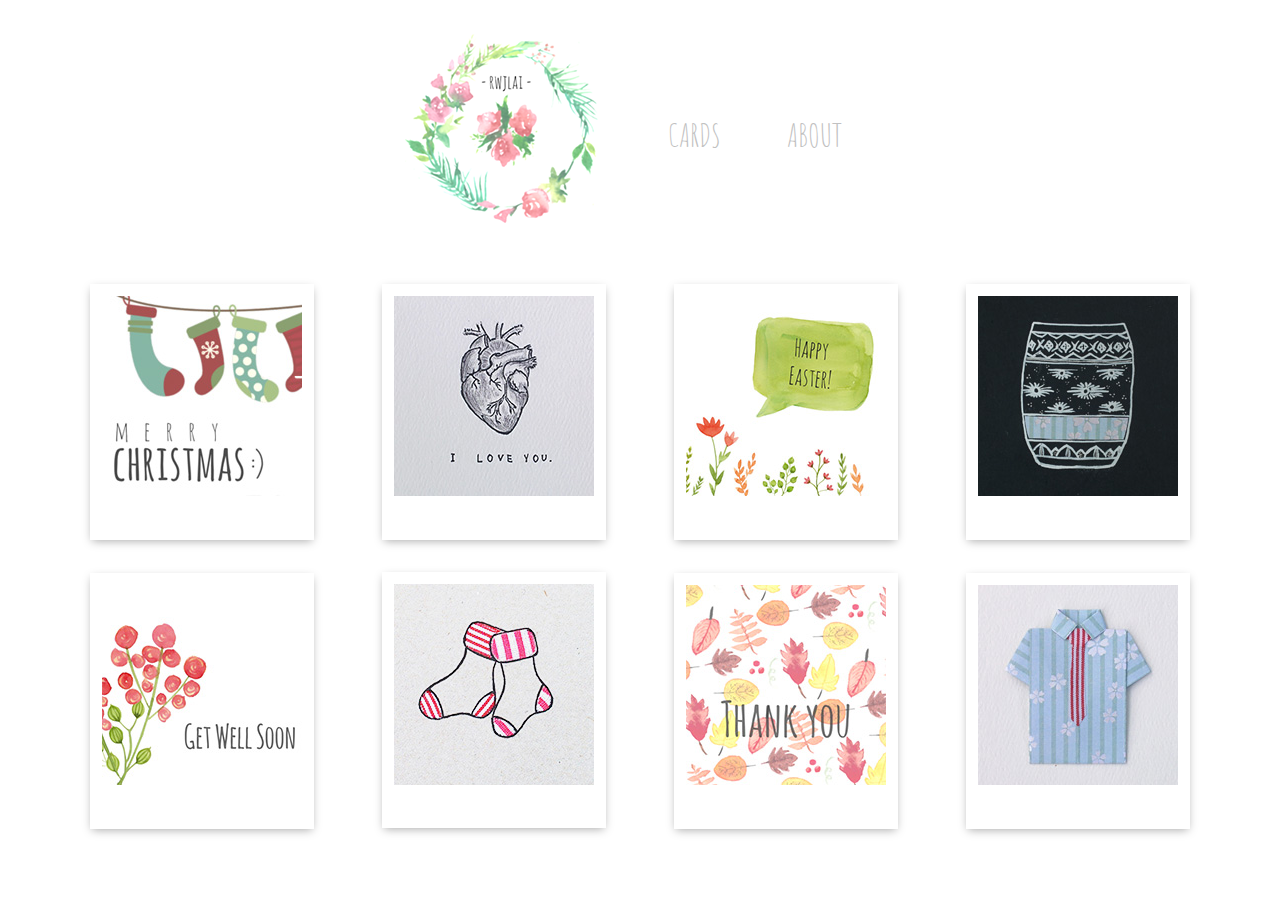
<file: index.html>
<!doctype html>
<html>
<head>
<meta charset="utf-8">
<title>Cards</title>
<link rel="icon" type="image/x-icon" href="http://zzha302.github.io/cards/favicon.ico" />
<link href='site.css' rel='stylesheet' type='text/css'>
<link rel="stylesheet" href="lightbox/css/lightbox.css">
<link href='https://fonts.googleapis.com/css?family=Roboto:400,300' rel='stylesheet' type='text/css'>
<link href='https://fonts.googleapis.com/css?family=Amatic+SC' rel='stylesheet' type='text/css'>
</head>

<body><div id='wrapper'>
<div id="header">
<div id="logo"><a href="/"><img src="img/rwjlai.png" width="200px" height="200px"></a><h1>rwjlai</h1></div>
<ul id="nav">
<li><a href="/"><h2>CARDS</h2></a></li>
<li><a href="/about"><h2>ABOUT</h2></a></li>
</ul>
</div>

<div class="clear"/>

<ul class="cards fadein">
<a href="img/card/xmas.png" data-lightbox="xmas"><li><img class="cardart" src="img/preview/xmas.jpg"/></li></a>
<a href="img/card/heart.jpg" data-lightbox="xmas"><li><img class="cardart" src="img/preview/heart.jpg"/></li></a>
<a href="img/card/easter.png" data-lightbox="easter"><li><img class="cardart" src="img/preview/easter.jpg"/></li></a>
<a href="img/card/mother.jpg" data-lightbox="mother"><li><img class="cardart" src="img/preview/mother.jpg"/></li></a>
<a href="img/card/sick.png" data-lightbox="sick"><li><img class="cardart" src="img/preview/sick.jpg"/></li></a>
<a href="img/card/bday.jpg" data-lightbox="bday"><li><img class="cardart" src="img/preview/bday.jpg"/></li></a>
<a href="img/card/thankyou.png" data-lightbox="thankyou"><li><img class="cardart" src="img/preview/thankyou.jpg"/></li></a>
<a href="img/card/father.jpg" data-lightbox="father"><li><img class="cardart" src="img/preview/father.jpg"/></li></a>
</ul>

<script src="lightbox/js/lightbox-plus-jquery.min.js"></script>
<script>
    lightbox.option({
    fadeDuration: 100,
    showImageNumberLabel: false,
    })
</script>
</div></body>
</html>
</file>
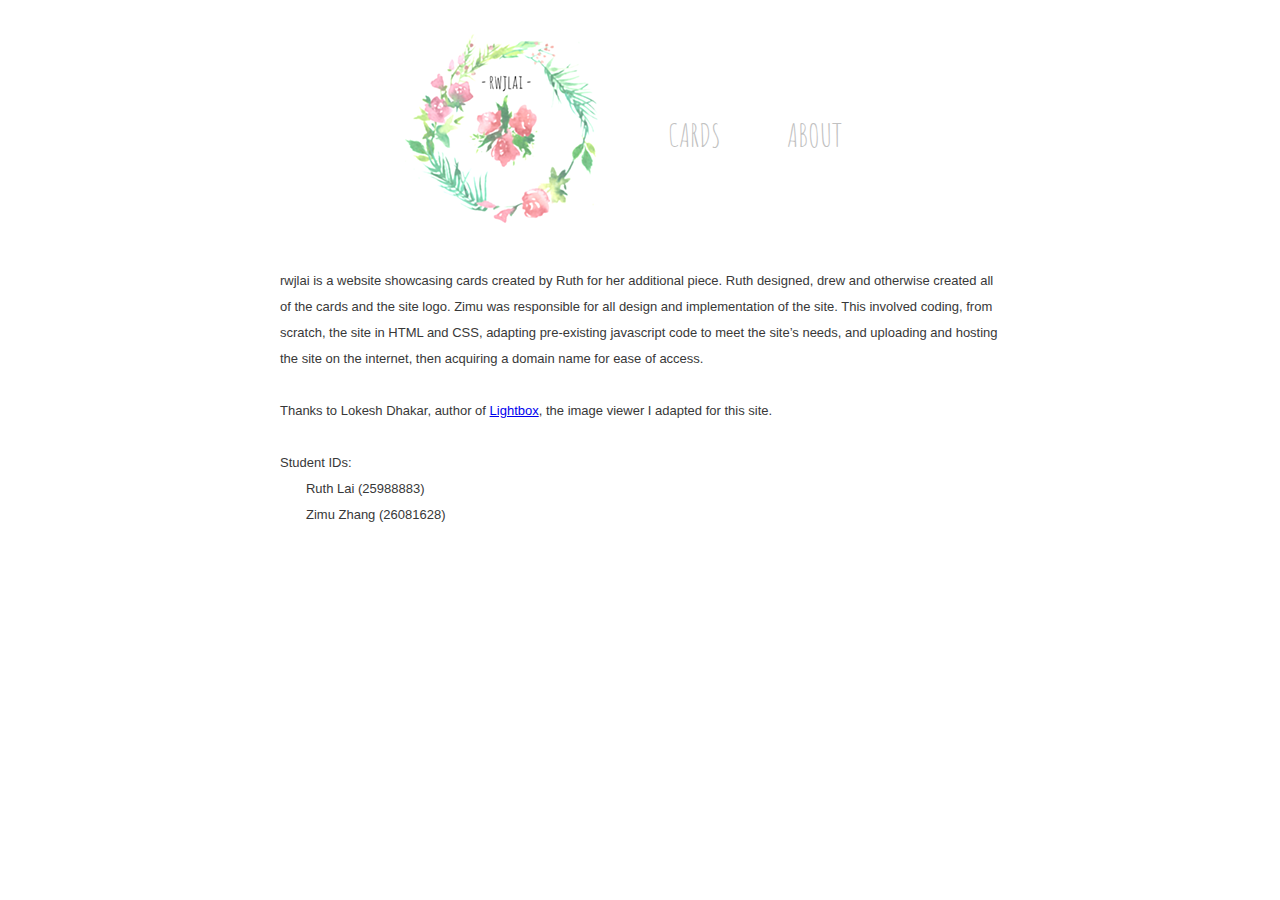
<file: about.html>
<!doctype html>
<html>
<head>
<meta charset="utf-8">
<title>About</title>
<link rel="icon" type="image/x-icon" href="http://zzha302.github.io/cards/favicon.ico" />
<link href='site.css' rel='stylesheet' type='text/css'>
<link href='https://fonts.googleapis.com/css?family=Roboto:400,300' rel='stylesheet' type='text/css'>
<link href='https://fonts.googleapis.com/css?family=Amatic+SC' rel='stylesheet' type='text/css'>
</head>

<body><div id='wrapper'>
<div id="header">
<div id="logo"><a href="/"><img src="img/rwjlai.png" width="200px" height="200px"></a><h1>rwjlai</h1></div>
<ul id="nav">
<li><a href="/"><h2>CARDS</h2></a></li>
<li><a href="/about"><h2>ABOUT</h2></a></li>
</ul>
</div>

<div class="clear"/>

<p class="fadein">rwjlai is a website showcasing cards created by Ruth for her additional piece. Ruth designed, drew and otherwise created all of the cards and the site logo. Zimu was responsible for all design and implementation of the site. This involved coding, from scratch, the site in HTML and CSS, adapting pre-existing javascript code to meet the site’s needs, and uploading and hosting the site on the internet, then acquiring a domain name for ease of access. <br><br>
Thanks to Lokesh Dhakar, author of <a href="http://lokeshdhakar.com/projects/lightbox2/">Lightbox</a>, the image viewer I adapted for this site.

<br><br>
Student IDs:<br>
	&emsp;&emsp;Ruth Lai (25988883)<br>
	&emsp;&emsp;Zimu Zhang (26081628)
</p>
</div></body>
</html>
</file>
<file: site.css>
@charset "utf-8";
/* CSS Document */
#wrapper {
	margin: auto;
	width: 70%;
	min-width: 720px;
}

#header {
    margin-left: auto;
    margin-right: auto;
    width: 440px;
	text-align: center;
	margin-top: 32px;
}

#logo {
	margin: 0 auto;
	margin-left: -15px;	
	float: left;
	padding-bottom: 32px;
}

h1 {display: none;}

#nav {
	list-style-type: none;
	display: inline;
	margin: 0 auto;
	padding: 0;
}

#nav li {
	float: left; 
	margin-top: 55px;
}

#nav a {
	width: 60px;
	margin-left: 60px;
	display: block;
	text-decoration: none;
}

#nav h2 {
	text-align: center;
	font-family: "Amatic SC", sans-serif;
	font-weight: 300;
	font-size: 32px;
	color: #c1c1c1;
}

#nav h2:hover {color: #383838}

.clear {clear: both}

.cards {
	list-style-type: none;
	width: 100%;
	max-width: 1400px;
	padding: 0;
	position: absolute;
	left: 50%;
	margin-right: 50%;
	transform: translate(-50%,0);
	text-align: center;
}

.cards li {
	width: 224px;
	height: 256px;
	display: inline-block;
	box-shadow: 0px 3px 9px -2px #AAAAAA;
	margin: 0 32px 32px 32px;
	text-align: left;
}

.cardart {
	margin: 12px;
}

p {
	width: 720px;
    margin-left: auto;
    margin-right: auto;
	font-family: tahoma, sans-serif;
	font-size: 13px;
	color: #383838;
	line-height: 2em;
}

/*ANIMATIONS*/
@keyframes fadein {from{opacity:0}to{opacity:1}}
@-moz-keyframes fadein {from{opacity:0}to{opacity:1}}
@-webkit-keyframes fadein {from{opacity:0}to{opacity:1}}
@-ms-keyframes fadein {from{opacity:0}to{opacity:1}}
@-o-keyframes fadein {from{opacity: 0}to{opacity:1}}

*.fadein {
	-webkit-animation: fadein 0.5s; /* Safari, Chrome and Opera > 12.1 */
	-moz-animation: fadein 0.5s; 	/* Firefox < 16 */
	-ms-animation: fadein 0.5s; 	/* Internet Explorer */
	-o-animation: fadein 0.5s; 		/* Opera < 12.1 */
	animation: fadein 0.5s;
}
</file>
